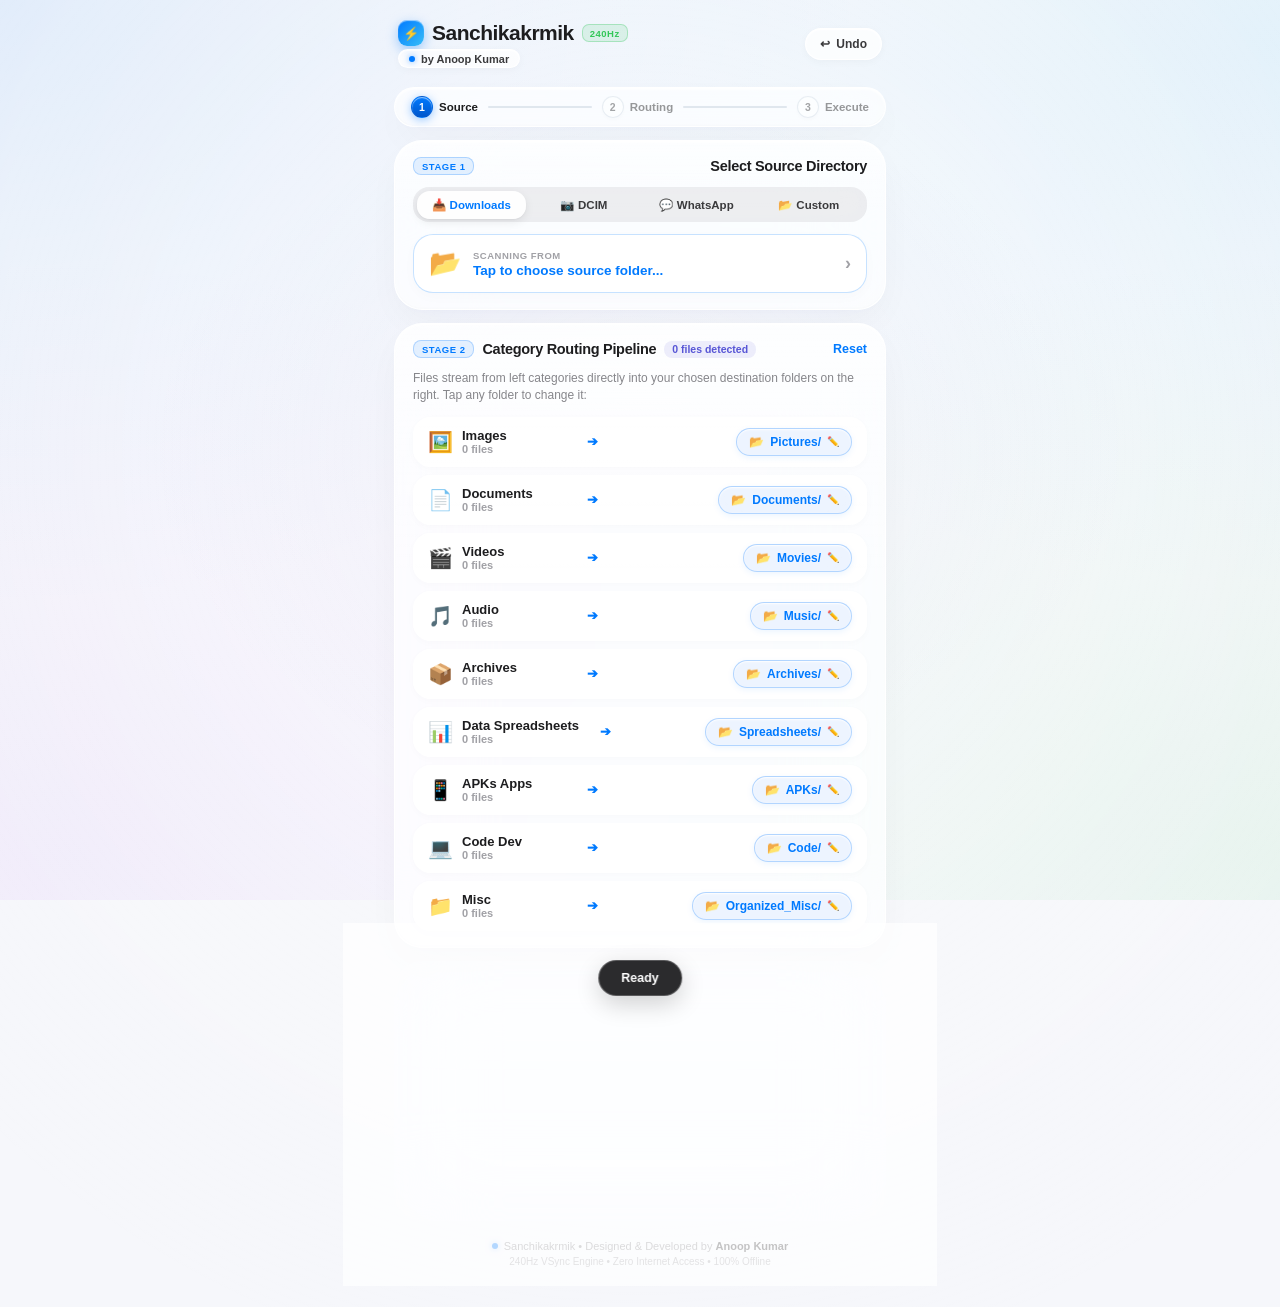
<file: index.html>
<!DOCTYPE html>
<html lang="en">
<head>
    <meta charset="UTF-8">
    <meta name="viewport" content="width=device-width, initial-scale=1.0, maximum-scale=1.0, user-scalable=no, viewport-fit=cover">
    <title>Sanchikakrmik - Intelligent Storage Flow</title>
    <link rel="stylesheet" href="style.css">
</head>
<body>

<div id="app">
    <!-- Header with discreet, elegant branding -->
    <header class="app-header">
        <div class="brand-group">
            <div class="logo-title-row">
                <div class="logo-gem">⚡</div>
                <h1 class="brand-title">Sanchikakrmik</h1>
                <span class="hz-tag">240Hz</span>
            </div>
            <div class="creator-badge" title="Developer">
                <span class="rgb-mini-pulse"></span>
                <span class="creator-text">by Anoop Kumar</span>
            </div>
        </div>

        <button class="btn-undo-subtle" id="btnUndo" onclick="onUndoClicked()" title="Revert last move operation">
            <span class="undo-icon">↩</span>
            <span>Undo</span>
        </button>
    </header>

    <!-- Storage Permission Banner (auto-hides when granted) -->
    <div class="perm-card" id="permBanner" style="display: none;">
        <div class="perm-left">
            <span class="perm-icon">🛡️</span>
            <div class="perm-copy">
                <div class="perm-title">All Files Access Needed</div>
                <div class="perm-sub">Allow permission to access Download, DCIM & other folders without privacy blocks.</div>
            </div>
        </div>
        <button class="btn-perm-grant" onclick="requestStoragePermission()">Grant Access</button>
    </div>

    <!-- Visual Flow Pipeline Stepper -->
    <div class="flow-stepper">
        <div class="step-item active" id="step1">
            <div class="step-dot">1</div>
            <span class="step-label">Source</span>
        </div>
        <div class="step-track" id="track1"></div>
        <div class="step-item" id="step2">
            <div class="step-dot">2</div>
            <span class="step-label">Routing</span>
        </div>
        <div class="step-track" id="track2"></div>
        <div class="step-item" id="step3">
            <div class="step-dot">3</div>
            <span class="step-label">Execute</span>
        </div>
    </div>

    <!-- FLOW STAGE 1: SOURCE DIRECTORY -->
    <section class="flow-card">
        <div class="flow-card-head">
            <div class="flow-stage-tag">STAGE 1</div>
            <h2 class="flow-card-title">Select Source Directory</h2>
        </div>

        <!-- Quick Preset Shortcuts -->
        <div class="source-presets">
            <button class="preset-chip active" id="presetDownloads" onclick="applyPresetSource('Download')">
                <span>📥</span> Downloads
            </button>
            <button class="preset-chip" id="presetDCIM" onclick="applyPresetSource('DCIM')">
                <span>📷</span> DCIM
            </button>
            <button class="preset-chip" id="presetWhatsApp" onclick="applyPresetSource('Android/media/com.whatsapp/WhatsApp/Media')">
                <span>💬</span> WhatsApp
            </button>
            <button class="preset-chip" id="presetCustom" onclick="openFolderPicker('source')">
                <span>📂</span> Custom
            </button>
        </div>

        <!-- Selected Source Path Display -->
        <div class="source-display-box" onclick="openFolderPicker('source')">
            <div class="source-icon">📂</div>
            <div class="source-info">
                <span class="source-hint">SCANNING FROM</span>
                <span class="source-path" id="sourceFolderPath">Tap to choose source folder...</span>
            </div>
            <span class="source-chevron">›</span>
        </div>
    </section>

    <!-- FLOW STAGE 2: CATEGORY ROUTING PIPELINE -->
    <section class="flow-card">
        <div class="flow-card-head">
            <div class="flow-stage-tag">STAGE 2</div>
            <div class="flow-card-title-group">
                <h2 class="flow-card-title">Category Routing Pipeline</h2>
                <span class="stats-badge" id="statsSummaryBadge">0 files detected</span>
            </div>
            <button class="btn-link" onclick="resetAllCategoryDestinations()">Reset</button>
        </div>

        <p class="flow-stage-desc">
            Files stream from left categories directly into your chosen destination folders on the right. Tap any folder to change it:
        </p>

        <!-- Category Flow Stream List -->
        <div class="flow-pipeline-container" id="pipelineContainer">
            <!-- Dynamically populated category flow items -->
        </div>
    </section>

    <!-- FLOW STAGE 3: OPTIONS & EXECUTE FLOW -->
    <section class="flow-card">
        <div class="flow-card-head">
            <div class="flow-stage-tag">STAGE 3</div>
            <h2 class="flow-card-title">Sorting Options &amp; Execution</h2>
        </div>

        <div class="options-grid">
            <div class="option-pill">
                <div class="option-meta">
                    <span class="opt-title">Recursive Scan</span>
                    <span class="opt-desc">Scan subfolders</span>
                </div>
                <label class="switch">
                    <input type="checkbox" id="toggleRecursive" checked onchange="onRecursiveToggle()">
                    <span class="slider"></span>
                </label>
            </div>

            <div class="option-pill">
                <div class="option-meta">
                    <span class="opt-title">Collision-Safe</span>
                    <span class="opt-desc">file (1).ext</span>
                </div>
                <label class="switch">
                    <input type="checkbox" id="toggleDuplicates" checked disabled>
                    <span class="slider"></span>
                </label>
            </div>

            <div class="option-pill">
                <div class="option-meta">
                    <span class="opt-title">Dry-Run Preview</span>
                    <span class="opt-desc">Test without moving</span>
                </div>
                <label class="switch">
                    <input type="checkbox" id="toggleDryRun">
                    <span class="slider"></span>
                </label>
            </div>
        </div>

        <!-- Live Flow Progress (Shown while running) -->
        <div class="flow-progress-card" id="progressCard" style="display: none;">
            <div class="progress-meta">
                <span id="progressText">Transferring files...</span>
                <span id="progressPercent" class="pct-glow">0%</span>
            </div>
            <div class="progress-track">
                <div class="progress-fill" id="progressBarFill"></div>
            </div>
            <div class="progress-stream-file" id="progressFile">Preparing files...</div>
        </div>

        <!-- Action Trigger Buttons -->
        <div class="flow-actions">
            <button class="btn-flow-primary" id="btnStartSort" onclick="onStartSortClicked()">
                <span class="flow-btn-icon">⚡</span>
                <span>Start Sorting Flow</span>
                <span class="flow-btn-arrow">➔</span>
            </button>
            <button class="btn-flow-secondary" id="btnScan" onclick="startScan()">
                <span>🔄 Rescan Source</span>
            </button>
        </div>
    </section>

    <!-- Subtle Footer Branding -->
    <footer class="app-footer">
        <div class="footer-creds">
            <span class="footer-rgb-dot"></span>
            <span>Sanchikakrmik • Designed &amp; Developed by <strong>Anoop Kumar</strong></span>
        </div>
        <div class="footer-sub">240Hz VSync Engine • Zero Internet Access • 100% Offline</div>
    </footer>
</div>

<!-- IN-APP FOLDER PICKER MODAL (iOS Sheet Presentation) -->
<div class="modal-overlay" id="folderPickerModal" style="display: none;">
    <div class="modal-card">
        <div class="ios-sheet-grabber"></div>
        <div class="modal-header">
            <div class="modal-header-meta">
                <span class="modal-icon">📂</span>
                <div class="modal-title" id="modalTitle">Select Folder</div>
            </div>
            <button class="btn-close-modal" onclick="closeFolderPicker()">✕</button>
        </div>

        <!-- Quick Shortcut Pills -->
        <div class="quick-shortcuts">
            <button class="chip" onclick="navigateShortcut('Download')">📥 Download</button>
            <button class="chip" onclick="navigateShortcut('Pictures')">🖼️ Pictures</button>
            <button class="chip" onclick="navigateShortcut('Music')">🎵 Music</button>
            <button class="chip" onclick="navigateShortcut('Movies')">🎬 Movies</button>
            <button class="chip" onclick="navigateShortcut('Documents')">📄 Documents</button>
            <button class="chip" onclick="navigateShortcut('DCIM')">📷 DCIM</button>
        </div>

        <!-- Breadcrumb Navigation Bar -->
        <div class="breadcrumbs-bar">
            <button class="btn-up-dir" id="btnUpDir" onclick="navigateUpDir()" title="Go up one folder">⬆ Up</button>
            <div class="breadcrumb-path" id="breadcrumbPathText">/storage/emulated/0</div>
        </div>

        <!-- Folder List -->
        <div class="folder-list-container" id="modalFolderList">
            <div class="loading-folders">Loading folders...</div>
        </div>

        <!-- Modal Footer Actions -->
        <div class="modal-footer">
            <button class="btn-new-folder" onclick="promptCreateNewFolder()">+ New Folder</button>
            <button class="btn-select-current" onclick="confirmCurrentFolderSelection()">
                <span>✓ Select This Folder</span>
            </button>
        </div>
    </div>
</div>

<!-- Floating Toast -->
<div id="toast">Ready</div>

<script src="app.js"></script>

</body>
</html>
</file>
<file: style.css>
:root {
    /* ======================================================== */
    /* APPLE LIQUID GLASS SPECIFICATION (visionOS & NEXT-GEN iOS)*/
    /* ======================================================== */
    --bg-base: #f6f7fb;
    
    /* Liquid Glass Material Blends */
    --liquid-glass-card: rgba(255, 255, 255, 0.70);
    --liquid-glass-raised: rgba(255, 255, 255, 0.85);
    --liquid-glass-capsule: rgba(235, 243, 255, 0.88);
    
    /* Optical Specular Bevels & Rims */
    --glass-specular-rim: rgba(255, 255, 255, 0.95);
    --glass-border: 1px solid rgba(255, 255, 255, 0.90);
    --glass-border-subtle: 1px solid rgba(226, 232, 240, 0.65);
    --glass-prismatic-rim: linear-gradient(
        135deg, 
        rgba(255, 255, 255, 0.95) 0%, 
        rgba(255, 255, 255, 0.50) 40%, 
        rgba(186, 230, 253, 0.40) 60%, 
        rgba(255, 255, 255, 0.90) 100%
    );

    /* Apple Liquid Optics Colors */
    --liquid-blue: #007aff;
    --liquid-blue-gradient: linear-gradient(180deg, #007aff 0%, #0056cb 100%);
    --liquid-green: #34c759;
    --liquid-indigo: #5856d6;
    --liquid-cyan: #0284c7;
    --liquid-orange: #ff9500;
    --liquid-gray-tray: rgba(118, 118, 128, 0.12);
    --liquid-separator: rgba(60, 60, 67, 0.10);

    /* Typography (SF Pro Hierarchy) */
    --text-primary: #1d1d1f;
    --text-secondary: #3a3a3c;
    --text-muted: #86868b;
    --text-dim: #a1a1a6;

    /* Liquid Volumetric Refraction Shadows */
    --liquid-shadow-card: 
        0 14px 38px -6px rgba(15, 23, 42, 0.04),
        0 4px 12px -2px rgba(0, 122, 255, 0.02),
        inset 0 1.5px 2px 0 rgba(255, 255, 255, 0.95),
        inset 0 -1px 2px 0 rgba(0, 0, 0, 0.015);

    --liquid-shadow-float:
        0 20px 45px -8px rgba(0, 122, 255, 0.12),
        0 6px 18px -2px rgba(15, 23, 42, 0.03),
        inset 0 1.5px 2px 0 rgba(255, 255, 255, 1);

    /* Tactile Spring Physics */
    --ease-spring: cubic-bezier(0.32, 0.72, 0, 1);
    --ease-240: cubic-bezier(0.16, 1, 0.3, 1);
}

* {
    box-sizing: border-box;
    margin: 0;
    padding: 0;
    font-family: -apple-system, BlinkMacSystemFont, "SF Pro Display", "SF Pro Text", "Helvetica Neue", sans-serif;
    -webkit-tap-highlight-color: transparent;
    -webkit-font-smoothing: antialiased;
}

body {
    background-color: var(--bg-base);
    background-image: 
        radial-gradient(at 0% 0%, rgba(0, 122, 255, 0.09) 0px, transparent 48%),
        radial-gradient(at 100% 5%, rgba(56, 189, 248, 0.11) 0px, transparent 45%),
        radial-gradient(at 50% 50%, rgba(88, 86, 214, 0.06) 0px, transparent 55%),
        radial-gradient(at 100% 95%, rgba(52, 199, 89, 0.08) 0px, transparent 50%),
        radial-gradient(at 5% 95%, rgba(168, 85, 247, 0.07) 0px, transparent 50%);
    background-attachment: fixed;
    color: var(--text-primary);
    display: flex;
    justify-content: center;
    min-height: 100vh;
    overflow-x: hidden;
    position: relative;
}

/* Subtle moving optical caustic simulation */
body::before {
    content: '';
    position: fixed;
    top: -50%;
    left: -50%;
    width: 200%;
    height: 200%;
    background: radial-gradient(circle at 50% 50%, rgba(255, 255, 255, 0.45) 0%, transparent 60%);
    pointer-events: none;
    z-index: -1;
    animation: liquid-caustic 16s ease-in-out infinite alternate;
}

@keyframes liquid-caustic {
    0% { transform: scale(1) rotate(0deg); }
    50% { transform: scale(1.05) rotate(3deg); }
    100% { transform: scale(1) rotate(0deg); }
}

#app {
    width: 100%;
    max-width: 520px;
    padding: 14px;
    display: flex;
    flex-direction: column;
    gap: 13px;
    padding-bottom: 40px;
    transform: translate3d(0, 0, 0);
}

/* ======================================================== */
/* 1. LIQUID GLASS HEADER & SQUIRCLE BRANDING PILL          */
/* ======================================================== */
.app-header {
    display: flex;
    justify-content: space-between;
    align-items: center;
    padding: 6px 4px;
}

.brand-group {
    display: flex;
    flex-direction: column;
    gap: 3px;
}

.logo-title-row {
    display: flex;
    align-items: center;
    gap: 8px;
}

.logo-gem {
    background: linear-gradient(135deg, #007aff, #38bdf8);
    color: #fff;
    width: 26px;
    height: 26px;
    border-radius: 9px; /* Continuous Squircle */
    display: flex;
    align-items: center;
    justify-content: center;
    font-size: 13px;
    box-shadow: 0 4px 12px rgba(0, 122, 255, 0.35), inset 0 1px 1px rgba(255, 255, 255, 0.6);
}

.brand-title {
    font-size: 21px;
    font-weight: 800;
    letter-spacing: -0.5px;
    color: var(--text-primary);
}

.hz-tag {
    background: rgba(52, 199, 89, 0.12);
    border: 1px solid rgba(52, 199, 89, 0.3);
    color: var(--liquid-green);
    font-size: 9.5px;
    font-weight: 800;
    padding: 2.5px 7px;
    border-radius: 7px;
    letter-spacing: 0.5px;
}

/* Discreet Anoop Kumar branding pill with liquid refraction */
.creator-badge {
    display: inline-flex;
    align-items: center;
    gap: 6px;
    background: rgba(255, 255, 255, 0.75);
    border: 1px solid rgba(255, 255, 255, 0.95);
    padding: 2.5px 10px;
    border-radius: 14px;
    width: fit-content;
    box-shadow: 0 2px 8px rgba(0, 0, 0, 0.03), inset 0 1px 1px rgba(255, 255, 255, 0.9);
    backdrop-filter: blur(20px);
    -webkit-backdrop-filter: blur(20px);
}

.rgb-mini-pulse {
    width: 6px;
    height: 6px;
    border-radius: 50%;
    background: var(--liquid-blue);
    box-shadow: 0 0 6px rgba(0, 122, 255, 0.6);
    animation: rgb-dot 2.5s infinite alternate;
}

@keyframes rgb-dot {
    0% { background: #ff2d55; box-shadow: 0 0 6px #ff2d55; }
    50% { background: #34c759; box-shadow: 0 0 6px #34c759; }
    100% { background: #007aff; box-shadow: 0 0 6px #007aff; }
}

.creator-text {
    font-size: 11px;
    font-weight: 700;
    color: var(--text-secondary);
}

.btn-undo-subtle {
    background: rgba(255, 255, 255, 0.75);
    border: 1px solid rgba(255, 255, 255, 0.95);
    color: var(--text-secondary);
    padding: 8px 14px;
    border-radius: 18px;
    font-size: 12px;
    font-weight: 700;
    cursor: pointer;
    display: flex;
    align-items: center;
    gap: 6px;
    box-shadow: 0 2px 8px rgba(0, 0, 0, 0.03), inset 0 1px 1px rgba(255, 255, 255, 0.95);
    backdrop-filter: blur(20px);
    -webkit-backdrop-filter: blur(20px);
    transition: transform 0.12s var(--ease-spring), background 0.15s;
}

.btn-undo-subtle:active {
    transform: scale(0.94);
    background: rgba(255, 255, 255, 0.98);
}

/* ======================================================== */
/* 2. LIQUID STEPPER (CAPSULE FLOW STREAM)                  */
/* ======================================================== */
.flow-stepper {
    display: flex;
    align-items: center;
    justify-content: space-between;
    background: rgba(255, 255, 255, 0.68);
    border: var(--glass-border);
    border-radius: 20px;
    padding: 8px 16px;
    backdrop-filter: blur(36px) saturate(210%);
    -webkit-backdrop-filter: blur(36px) saturate(210%);
    box-shadow: var(--liquid-shadow-card);
}

.step-item {
    display: flex;
    align-items: center;
    gap: 6px;
    opacity: 0.45;
    transition: opacity 0.25s var(--ease-spring), transform 0.25s;
}

.step-item.active {
    opacity: 1;
}

.step-dot {
    width: 22px;
    height: 22px;
    border-radius: 50%;
    background: rgba(255, 255, 255, 0.92);
    border: 1px solid rgba(203, 213, 225, 0.85);
    color: var(--text-secondary);
    font-size: 10.5px;
    font-weight: 800;
    display: flex;
    align-items: center;
    justify-content: center;
    box-shadow: 0 2px 6px rgba(0, 0, 0, 0.04);
}

.step-item.active .step-dot {
    background: var(--liquid-blue-gradient);
    border-color: transparent;
    color: #fff;
    box-shadow: 0 2px 10px rgba(0, 122, 255, 0.4), inset 0 1px 1px rgba(255, 255, 255, 0.6);
}

.step-label {
    font-size: 11.5px;
    font-weight: 800;
    color: var(--text-primary);
}

.step-track {
    flex: 1;
    height: 2px;
    background: rgba(203, 213, 225, 0.55);
    margin: 0 10px;
    border-radius: 2px;
}

.step-track.filled {
    background: var(--liquid-blue-gradient);
    box-shadow: 0 0 6px rgba(0, 122, 255, 0.4);
}

/* ======================================================== */
/* 3. APPLE LIQUID GLASS CARDS WITH REFRACTIVE SHEEN       */
/* ======================================================== */
.flow-card {
    background: var(--liquid-glass-card);
    border: var(--glass-border);
    border-radius: 28px; /* VisionOS & iOS Squircle */
    padding: 16px 18px;
    display: flex;
    flex-direction: column;
    gap: 12px;
    backdrop-filter: blur(45px) saturate(220%) contrast(102%);
    -webkit-backdrop-filter: blur(45px) saturate(220%) contrast(102%);
    box-shadow: var(--liquid-shadow-card);
    position: relative;
    overflow: hidden;
    transition: transform 0.15s var(--ease-spring), box-shadow 0.2s;
}

/* Specular curved liquid glass top reflection */
.flow-card::before {
    content: '';
    position: absolute;
    top: 0;
    left: 0;
    right: 0;
    height: 40%;
    background: linear-gradient(
        180deg, 
        rgba(255, 255, 255, 0.55) 0%, 
        rgba(255, 255, 255, 0.15) 60%, 
        transparent 100%
    );
    border-top-left-radius: 28px;
    border-top-right-radius: 28px;
    pointer-events: none;
    opacity: 0.85;
}

.flow-card-head {
    display: flex;
    align-items: center;
    justify-content: space-between;
    gap: 8px;
    position: relative;
    z-index: 1;
}

.flow-stage-tag {
    font-size: 9.5px;
    font-weight: 800;
    color: var(--liquid-blue);
    background: rgba(0, 122, 255, 0.10);
    border: 1px solid rgba(0, 122, 255, 0.24);
    padding: 2.5px 8px;
    border-radius: 8px;
    letter-spacing: 0.5px;
}

.flow-card-title-group {
    flex: 1;
    display: flex;
    align-items: center;
    gap: 8px;
}

.flow-card-title {
    font-size: 14.5px;
    font-weight: 800;
    color: var(--text-primary);
    letter-spacing: -0.3px;
}

.stats-badge {
    font-size: 10.5px;
    font-weight: 700;
    color: var(--liquid-indigo);
    background: rgba(88, 86, 214, 0.10);
    padding: 2.5px 8px;
    border-radius: 8px;
}

.btn-link {
    background: none;
    border: none;
    color: var(--liquid-blue);
    font-size: 12.5px;
    font-weight: 700;
    cursor: pointer;
}

.btn-link:active {
    opacity: 0.5;
}

.flow-stage-desc {
    font-size: 12px;
    color: var(--text-muted);
    line-height: 1.45;
    position: relative;
    z-index: 1;
}

/* ======================================================== */
/* STAGE 1: OPTICAL LIQUID SEGMENTED CONTROL                */
/* ======================================================== */
.source-presets {
    background: var(--liquid-gray-tray);
    padding: 3.5px;
    border-radius: 16px; /* Liquid Segmented Tray */
    display: flex;
    gap: 3px;
    position: relative;
    z-index: 1;
    backdrop-filter: blur(10px);
}

.preset-chip {
    flex: 1;
    background: transparent;
    border: none;
    color: var(--text-secondary);
    padding: 7px 6px;
    border-radius: 13px;
    font-size: 11.5px;
    font-weight: 700;
    cursor: pointer;
    white-space: nowrap;
    display: flex;
    align-items: center;
    justify-content: center;
    gap: 4px;
    transition: all 0.2s var(--ease-spring);
}

.preset-chip.active {
    background: rgba(255, 255, 255, 0.95);
    box-shadow: 0 3px 10px rgba(0, 0, 0, 0.08), 0 1px 2px rgba(0, 0, 0, 0.04);
    color: var(--liquid-blue);
}

.preset-chip:active {
    transform: scale(0.97);
}

.source-display-box {
    display: flex;
    align-items: center;
    gap: 12px;
    background: rgba(255, 255, 255, 0.85);
    border: 1px solid rgba(0, 122, 255, 0.22);
    border-radius: 20px;
    padding: 13px 15px;
    cursor: pointer;
    box-shadow: 0 4px 14px rgba(0, 0, 0, 0.02), inset 0 1px 1px rgba(255, 255, 255, 0.95);
    transition: border-color 0.2s, background 0.15s;
    position: relative;
    z-index: 1;
}

.source-display-box:active {
    background: rgba(255, 255, 255, 0.98);
}

.source-icon {
    font-size: 26px;
}

.source-info {
    flex: 1;
    display: flex;
    flex-direction: column;
    gap: 2px;
    overflow: hidden;
}

.source-hint {
    font-size: 9.5px;
    color: var(--text-dim);
    font-weight: 800;
    letter-spacing: 0.5px;
}

.source-path {
    font-size: 13.5px;
    font-weight: 800;
    color: var(--liquid-blue);
    white-space: nowrap;
    overflow: hidden;
    text-overflow: ellipsis;
}

.source-chevron {
    color: var(--text-dim);
    font-size: 18px;
    font-weight: 700;
}

/* ======================================================== */
/* STAGE 2: LIQUID FLOW PIPELINE STREAM                     */
/* ======================================================== */
.flow-pipeline-container {
    display: flex;
    flex-direction: column;
    gap: 8px;
    position: relative;
    z-index: 1;
}

.flow-node-row {
    display: flex;
    align-items: center;
    justify-content: space-between;
    background: rgba(255, 255, 255, 0.82);
    border: 1px solid rgba(255, 255, 255, 0.95);
    border-radius: 18px;
    padding: 10px 14px;
    gap: 8px;
    box-shadow: 0 2px 8px rgba(0, 0, 0, 0.02), inset 0 1px 1px rgba(255, 255, 255, 0.9);
    transition: transform 0.12s var(--ease-spring), box-shadow 0.15s, border-color 0.15s;
}

/* Origin Node (Left) */
.flow-origin-node {
    display: flex;
    align-items: center;
    gap: 9px;
    min-width: 125px;
}

.flow-cat-icon {
    font-size: 20px;
}

.flow-cat-meta {
    display: flex;
    flex-direction: column;
}

.flow-cat-name {
    font-size: 13px;
    font-weight: 800;
    color: var(--text-primary);
}

.flow-cat-count {
    font-size: 11px;
    font-weight: 700;
}

/* Center Optical Flow Connector */
.flow-stream-connector {
    display: flex;
    align-items: center;
    justify-content: center;
    color: var(--liquid-blue);
    font-size: 12px;
    font-weight: 800;
}

.flow-stream-arrow {
    font-size: 13px;
    color: var(--liquid-blue);
    animation: flowPulse 2s infinite ease-in-out;
}

@keyframes flowPulse {
    0% { transform: translateX(-2px); opacity: 0.6; }
    50% { transform: translateX(2px); opacity: 1; }
    100% { transform: translateX(-2px); opacity: 0.6; }
}

/* Destination Target Pill (Right - Refractive Glass Capsule) */
.flow-target-node {
    flex: 1;
    display: flex;
    align-items: center;
    justify-content: flex-end;
    gap: 6px;
    max-width: 220px;
}

.target-folder-pill {
    background: var(--liquid-glass-capsule);
    border: 1px solid rgba(0, 122, 255, 0.25);
    padding: 6px 12px;
    border-radius: 14px;
    display: flex;
    align-items: center;
    gap: 6px;
    cursor: pointer;
    overflow: hidden;
    max-width: 100%;
    box-shadow: 0 2px 6px rgba(0, 122, 255, 0.08), inset 0 1px 1.5px rgba(255, 255, 255, 0.95);
    backdrop-filter: blur(16px);
    transition: background 0.15s, border-color 0.15s, transform 0.1s var(--ease-spring);
}

.target-folder-pill:active {
    transform: scale(0.96);
    background: rgba(220, 238, 255, 0.98);
    border-color: var(--liquid-blue);
}

.target-folder-icon {
    font-size: 12px;
}

.target-folder-text {
    font-size: 12px;
    font-weight: 800;
    color: var(--liquid-blue);
    white-space: nowrap;
    overflow: hidden;
    text-overflow: ellipsis;
}

.target-folder-edit {
    font-size: 10px;
    color: var(--text-dim);
}

/* ======================================================== */
/* STAGE 3: OPTIONS & LIQUID EXECUTION                      */
/* ======================================================== */
.options-grid {
    display: grid;
    grid-template-columns: repeat(3, 1fr);
    gap: 8px;
    position: relative;
    z-index: 1;
}

.option-pill {
    background: rgba(255, 255, 255, 0.80);
    border: 1px solid rgba(255, 255, 255, 0.95);
    border-radius: 18px;
    padding: 11px;
    display: flex;
    flex-direction: column;
    justify-content: space-between;
    gap: 8px;
    box-shadow: 0 2px 6px rgba(0, 0, 0, 0.02), inset 0 1px 1px rgba(255, 255, 255, 0.9);
}

.option-meta {
    display: flex;
    flex-direction: column;
    gap: 2px;
}

.opt-title {
    font-size: 11px;
    font-weight: 800;
    color: var(--text-primary);
}

.opt-desc {
    font-size: 9.5px;
    color: var(--text-muted);
}

/* Apple Liquid Toggle Switch */
.switch {
    position: relative;
    display: inline-block;
    width: 38px;
    height: 22px;
}

.switch input {
    opacity: 0;
    width: 0;
    height: 0;
}

.slider {
    position: absolute;
    cursor: pointer;
    top: 0; left: 0; right: 0; bottom: 0;
    background-color: rgba(120, 120, 128, 0.22);
    transition: .25s var(--ease-spring);
    border-radius: 22px;
}

.slider:before {
    position: absolute;
    content: "";
    height: 18px;
    width: 18px;
    left: 2px;
    bottom: 2px;
    background-color: white;
    transition: .25s var(--ease-spring);
    border-radius: 50%;
    box-shadow: 0 3px 8px rgba(0, 0, 0, 0.16), 0 1px 1px rgba(0, 0, 0, 0.08);
}

input:checked + .slider {
    background-color: var(--liquid-green);
    box-shadow: 0 0 10px rgba(52, 199, 89, 0.35);
}

input:checked + .slider:before {
    transform: translateX(16px);
}

/* Flow Execution Progress Card */
.flow-progress-card {
    background: rgba(255, 255, 255, 0.92);
    border: 1px solid rgba(0, 122, 255, 0.3);
    border-radius: 18px;
    padding: 12px 14px;
    display: flex;
    flex-direction: column;
    gap: 8px;
    box-shadow: 0 4px 18px rgba(0, 122, 255, 0.1), inset 0 1px 1px rgba(255, 255, 255, 0.95);
    position: relative;
    z-index: 1;
}

.progress-meta {
    display: flex;
    justify-content: space-between;
    font-size: 12px;
    font-weight: 800;
    color: var(--text-primary);
}

.pct-glow {
    color: var(--liquid-blue);
    font-weight: 900;
}

.progress-track {
    width: 100%;
    height: 8px;
    background: rgba(226, 232, 240, 0.85);
    border-radius: 5px;
    overflow: hidden;
}

.progress-fill {
    width: 0%;
    height: 100%;
    background: linear-gradient(90deg, #007aff, #38bdf8, #007aff);
    background-size: 200% 200%;
    animation: flow-shine 1.5s linear infinite;
    transition: width 0.12s var(--ease-240);
}

@keyframes flow-shine {
    0% { background-position: 0% 50%; }
    100% { background-position: 100% 50%; }
}

.progress-stream-file {
    font-size: 11px;
    color: var(--text-muted);
    white-space: nowrap;
    overflow: hidden;
    text-overflow: ellipsis;
}

/* Apple Liquid Action Button */
.flow-actions {
    display: flex;
    flex-direction: column;
    gap: 8px;
    margin-top: 4px;
    position: relative;
    z-index: 1;
}

.btn-flow-primary {
    background: var(--liquid-blue-gradient);
    color: #fff;
    border: 1px solid rgba(255, 255, 255, 0.40);
    padding: 16px;
    border-radius: 20px; /* Volumetric Squircle */
    font-size: 15px;
    font-weight: 800;
    cursor: pointer;
    display: flex;
    align-items: center;
    justify-content: center;
    gap: 8px;
    box-shadow: 
        0 12px 28px -4px rgba(0, 122, 255, 0.42), 
        inset 0 1.5px 2px rgba(255, 255, 255, 0.50);
    transition: transform 0.12s var(--ease-spring), box-shadow 0.2s;
}

.btn-flow-primary:active {
    transform: scale(0.97);
}

.btn-flow-primary:disabled {
    opacity: 0.6;
    cursor: not-allowed;
}

.flow-btn-arrow {
    transition: transform 0.15s;
}

.btn-flow-primary:active .flow-btn-arrow {
    transform: translateX(3px);
}

.btn-flow-secondary {
    background: rgba(255, 255, 255, 0.78);
    border: var(--glass-border-subtle);
    color: var(--text-secondary);
    padding: 12px;
    border-radius: 18px;
    font-size: 13px;
    font-weight: 800;
    cursor: pointer;
    box-shadow: 0 2px 6px rgba(0, 0, 0, 0.02), inset 0 1px 1px rgba(255, 255, 255, 0.95);
    transition: transform 0.12s var(--ease-spring), background 0.15s;
}

.btn-flow-secondary:active {
    transform: scale(0.97);
    background: rgba(255, 255, 255, 0.96);
}

/* ======================================================== */
/* 4. SUBTLE FOOTER                                         */
/* ======================================================== */
.app-footer {
    display: flex;
    flex-direction: column;
    align-items: center;
    gap: 4px;
    padding-top: 6px;
    text-align: center;
}

.footer-creds {
    display: inline-flex;
    align-items: center;
    gap: 6px;
    font-size: 11px;
    color: var(--text-muted);
}

.footer-creds strong {
    color: var(--text-secondary);
}

.footer-rgb-dot {
    width: 6px;
    height: 6px;
    border-radius: 50%;
    background: var(--liquid-blue);
    box-shadow: 0 0 6px rgba(0, 122, 255, 0.5);
}

.footer-sub {
    font-size: 10px;
    color: var(--text-dim);
}

/* ======================================================== */
/* 5. PERMISSION CARD                                       */
/* ======================================================== */
.perm-card {
    background: rgba(255, 249, 235, 0.88);
    border: 1px solid rgba(245, 158, 11, 0.35);
    border-radius: 20px;
    padding: 12px 14px;
    display: flex;
    align-items: center;
    justify-content: space-between;
    gap: 10px;
    backdrop-filter: blur(20px);
    box-shadow: var(--liquid-shadow-card);
}

.perm-left {
    display: flex;
    align-items: center;
    gap: 10px;
    flex: 1;
}

.perm-icon {
    font-size: 20px;
}

.perm-title {
    font-size: 12.5px;
    font-weight: 800;
    color: #92400e;
}

.perm-sub {
    font-size: 11px;
    color: #78350f;
    line-height: 1.3;
}

.btn-perm-grant {
    background: var(--liquid-orange);
    color: #fff;
    border: none;
    padding: 8px 13px;
    border-radius: 11px;
    font-size: 11.5px;
    font-weight: 800;
    cursor: pointer;
    flex-shrink: 0;
    box-shadow: 0 2px 8px rgba(255, 149, 0, 0.3);
}

.btn-perm-grant:active {
    transform: scale(0.95);
}

/* ======================================================== */
/* 6. APPLE LIQUID GLASS SHEET PRESENTATION MODAL           */
/* ======================================================== */
.modal-overlay {
    position: fixed;
    top: 0; left: 0; right: 0; bottom: 0;
    background: rgba(0, 0, 0, 0.28);
    backdrop-filter: blur(14px);
    -webkit-backdrop-filter: blur(14px);
    z-index: 2000;
    display: flex;
    justify-content: center;
    align-items: flex-end;
}

@media (min-width: 540px) {
    .modal-overlay {
        align-items: center;
        padding: 20px;
    }
}

.modal-card {
    background: rgba(255, 255, 255, 0.88);
    border: var(--glass-border);
    border-top-left-radius: 30px;
    border-top-right-radius: 30px;
    width: 100%;
    max-width: 520px;
    height: 82vh;
    display: flex;
    flex-direction: column;
    box-shadow: 0 -15px 48px rgba(0, 0, 0, 0.12), inset 0 1.5px 2px rgba(255, 255, 255, 1);
    overflow: hidden;
    backdrop-filter: blur(48px) saturate(220%);
    -webkit-backdrop-filter: blur(48px) saturate(220%);
    animation: slideUp 0.25s var(--ease-spring);
}

/* Apple Liquid Grabber Handle */
.ios-sheet-grabber {
    width: 38px;
    height: 5px;
    background: rgba(60, 60, 67, 0.22);
    border-radius: 4px;
    margin: 8px auto 2px auto;
    flex-shrink: 0;
}

@keyframes slideUp {
    from { transform: translateY(50px); opacity: 0.8; }
    to { transform: translateY(0); opacity: 1; }
}

@media (min-width: 540px) {
    .modal-card {
        border-radius: 28px;
        height: 75vh;
    }
    .ios-sheet-grabber {
        display: none;
    }
}

.modal-header {
    display: flex;
    justify-content: space-between;
    align-items: center;
    padding: 10px 18px 12px 18px;
    border-bottom: 1px solid var(--liquid-separator);
}

.modal-header-meta {
    display: flex;
    align-items: center;
    gap: 8px;
}

.modal-icon {
    font-size: 18px;
}

.modal-title {
    font-size: 15px;
    font-weight: 800;
    color: var(--text-primary);
}

.btn-close-modal {
    background: rgba(118, 118, 128, 0.12);
    border: none;
    color: var(--text-secondary);
    width: 30px;
    height: 30px;
    border-radius: 50%;
    font-size: 13px;
    font-weight: 700;
    cursor: pointer;
    display: flex;
    align-items: center;
    justify-content: center;
    transition: transform 0.12s;
}

.btn-close-modal:active {
    transform: scale(0.9);
}

.quick-shortcuts {
    display: flex;
    gap: 6px;
    padding: 8px 14px;
    overflow-x: auto;
    background: rgba(248, 250, 252, 0.75);
    border-bottom: 1px solid var(--liquid-separator);
    white-space: nowrap;
    -webkit-overflow-scrolling: touch;
}

.chip {
    background: rgba(255, 255, 255, 0.88);
    border: 1px solid rgba(203, 213, 225, 0.75);
    color: var(--text-secondary);
    padding: 6px 11px;
    border-radius: 13px;
    font-size: 11.5px;
    font-weight: 700;
    cursor: pointer;
    flex-shrink: 0;
    box-shadow: 0 1px 3px rgba(0, 0, 0, 0.02), inset 0 1px 1px rgba(255, 255, 255, 0.9);
}

.chip:active {
    background: rgba(0, 122, 255, 0.12);
    border-color: var(--liquid-blue);
    color: var(--liquid-blue);
}

.breadcrumbs-bar {
    display: flex;
    align-items: center;
    gap: 8px;
    padding: 10px 14px;
    background: rgba(248, 250, 252, 0.85);
    border-bottom: 1px solid var(--liquid-separator);
}

.btn-up-dir {
    background: rgba(255, 255, 255, 0.95);
    border: 1px solid rgba(203, 213, 225, 0.85);
    color: var(--text-secondary);
    padding: 5px 10px;
    border-radius: 9px;
    font-size: 11.5px;
    font-weight: 800;
    cursor: pointer;
    flex-shrink: 0;
}

.btn-up-dir:active {
    transform: scale(0.92);
}

.breadcrumb-path {
    font-size: 12px;
    font-weight: 700;
    color: var(--liquid-blue);
    white-space: nowrap;
    overflow: hidden;
    text-overflow: ellipsis;
}

.folder-list-container {
    flex: 1;
    overflow-y: auto;
    padding: 8px 12px;
    display: flex;
    flex-direction: column;
    gap: 5px;
}

.folder-item {
    display: flex;
    align-items: center;
    gap: 10px;
    padding: 11px 14px;
    border-radius: 16px;
    cursor: pointer;
    background: rgba(255, 255, 255, 0.82);
    border: 1px solid rgba(255, 255, 255, 0.95);
    box-shadow: 0 1px 3px rgba(0, 0, 0, 0.02), inset 0 1px 1px rgba(255, 255, 255, 0.9);
    transition: background 0.12s var(--ease-spring);
}

.folder-item:active {
    background: rgba(235, 245, 255, 0.98);
    border-color: rgba(0, 122, 255, 0.35);
}

.folder-item-icon {
    font-size: 20px;
}

.folder-item-name {
    font-size: 13px;
    font-weight: 700;
    color: var(--text-primary);
    flex: 1;
    white-space: nowrap;
    overflow: hidden;
    text-overflow: ellipsis;
}

.folder-item-chevron {
    color: var(--text-dim);
    font-size: 14px;
    font-weight: 700;
}

.loading-folders, .empty-folders {
    text-align: center;
    color: var(--text-muted);
    font-size: 13px;
    padding: 35px 10px;
}

.modal-footer {
    display: flex;
    align-items: center;
    gap: 8px;
    padding: 12px 14px;
    background: rgba(248, 250, 252, 0.95);
    border-top: 1px solid var(--liquid-separator);
}

.btn-new-folder {
    background: rgba(255, 255, 255, 0.90);
    border: 1px solid rgba(203, 213, 225, 0.85);
    color: var(--text-secondary);
    padding: 12px 14px;
    border-radius: 15px;
    font-size: 12px;
    font-weight: 800;
    cursor: pointer;
    white-space: nowrap;
    box-shadow: 0 1px 3px rgba(0, 0, 0, 0.02);
}

.btn-select-current {
    flex: 1;
    background: linear-gradient(180deg, #34c759 0%, #28a745 100%);
    border: 1px solid rgba(255, 255, 255, 0.35);
    color: #fff;
    padding: 12px 16px;
    border-radius: 15px;
    font-size: 13px;
    font-weight: 800;
    cursor: pointer;
    text-align: center;
    box-shadow: 0 4px 14px rgba(52, 199, 89, 0.32), inset 0 1px 1px rgba(255, 255, 255, 0.4);
    transition: transform 0.12s var(--ease-spring);
}

.btn-select-current:active {
    transform: scale(0.97);
}

/* Toast */
#toast {
    position: fixed;
    bottom: 24px;
    left: 50%;
    transform: translateX(-50%) translateY(120px);
    background: rgba(25, 25, 28, 0.92);
    border: 1px solid rgba(255, 255, 255, 0.22);
    color: #fff;
    padding: 10px 22px;
    border-radius: 30px;
    font-size: 12.5px;
    font-weight: 700;
    box-shadow: 0 8px 25px rgba(0, 0, 0, 0.18);
    backdrop-filter: blur(20px);
    -webkit-backdrop-filter: blur(20px);
    transition: transform 0.22s var(--ease-spring);
    z-index: 3000;
    max-width: 90vw;
    text-align: center;
}

#toast.show {
    transform: translateX(-50%) translateY(0);
}
</file>
